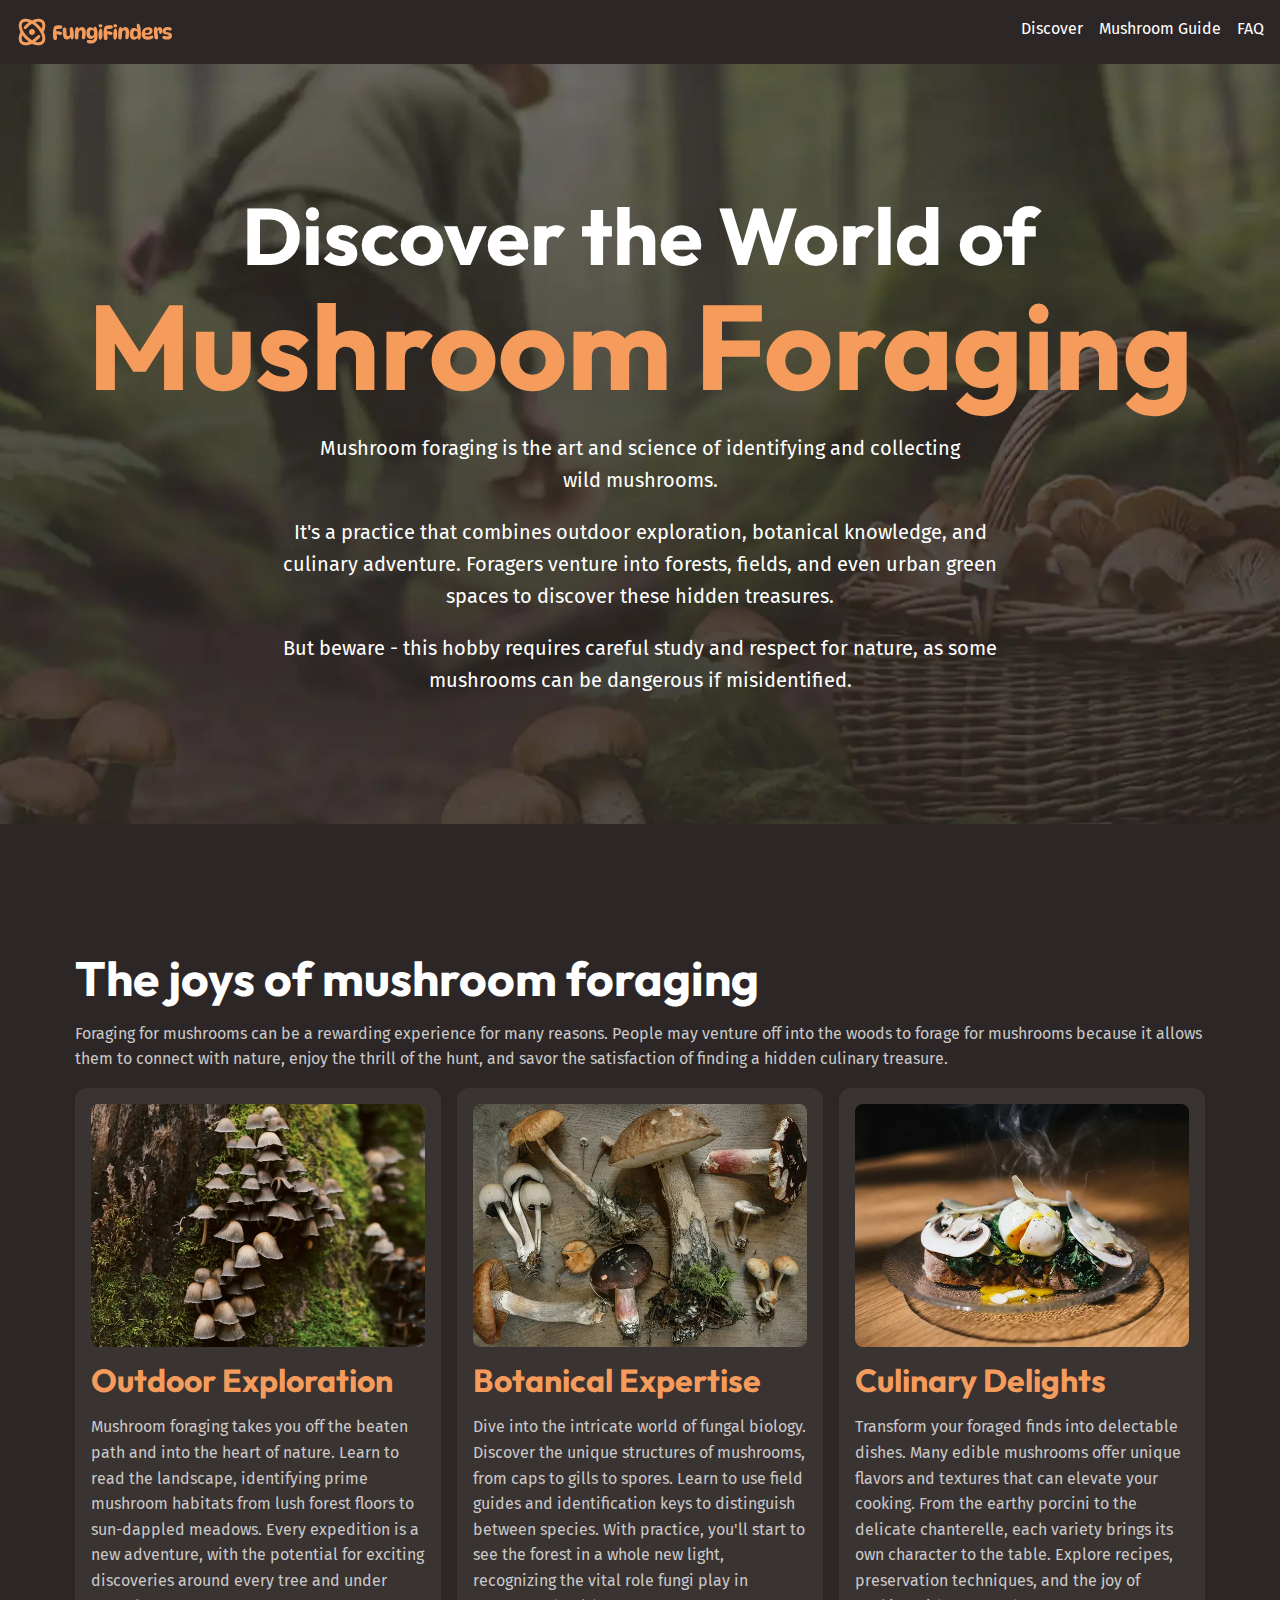
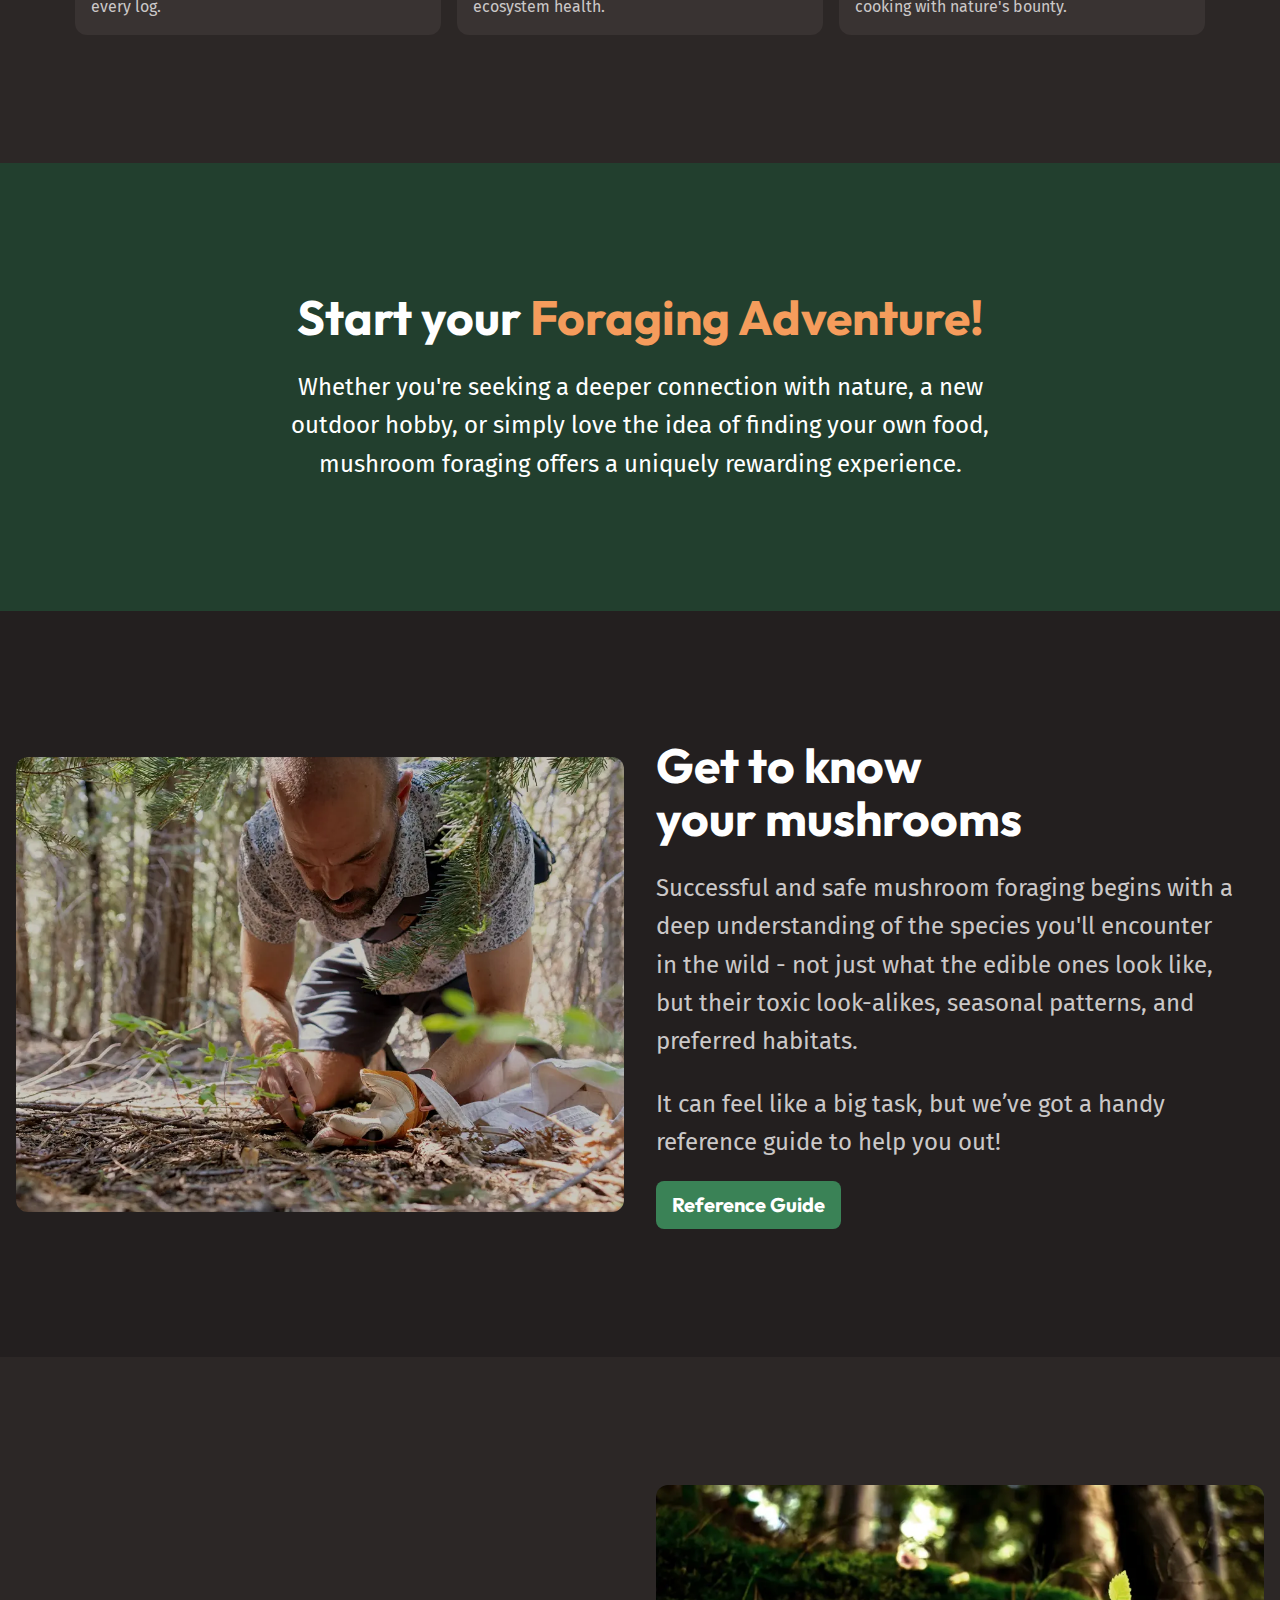
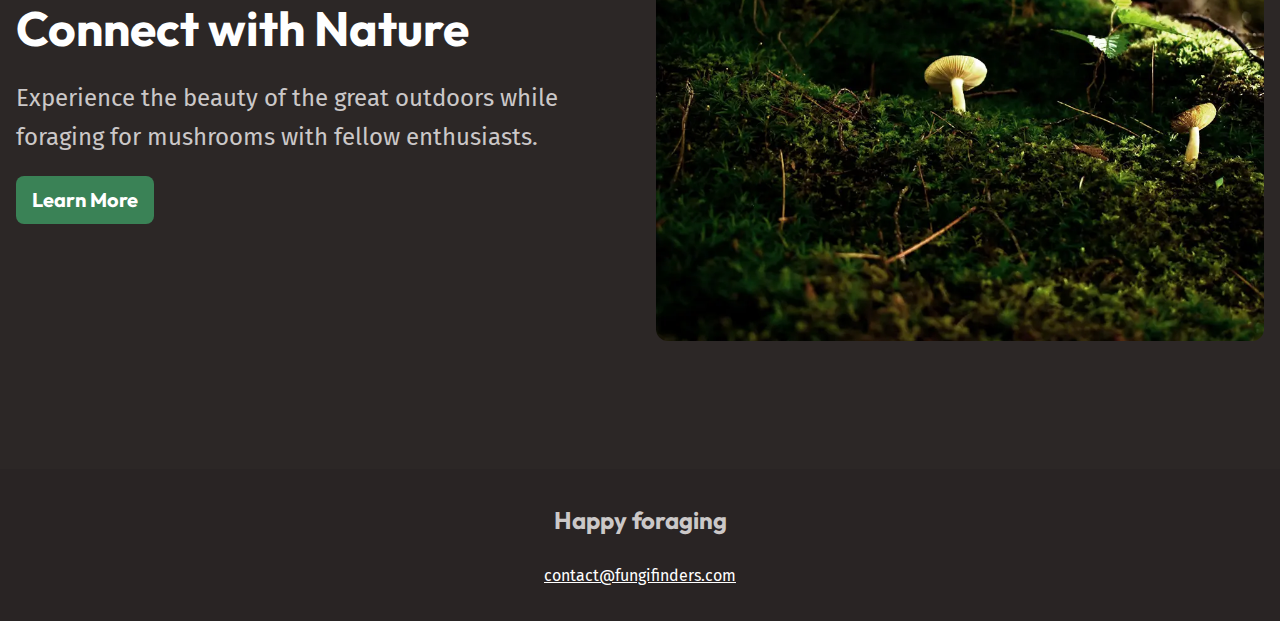
<file: index.html>
<!DOCTYPE html>
<html lang="en">
  <head>
    <meta charset="UTF-8" />
    <meta name="viewport" content="width=device-width, initial-scale=1.0" />
    <title>Fungi Finders</title>
    <link rel="preconnect" href="https://fonts.googleapis.com" />
    <link rel="preconnect" href="https://fonts.gstatic.com" crossorigin />
    <link
      href="https://fonts.googleapis.com/css2?family=Fira+Sans:wght@400;700&family=Outfit:wght@100..900&display=swap"
      rel="stylesheet"
    />
    <link href="style.css" rel="stylesheet" />
    <script src="/script.js" defer></script>
  </head>
  <body>
    <!-- skip to main content -->

    <a class="skip-to-main" href="#main">skip to main content</a>

    <!-- header -->

    <!-- 
      we can give it can class name of site-header, primary-header
      to make it different from other headers we gonna have inside
      the section.
    -->
    <header class="site-header">
      <div class="wrapper wrapper--wide">
        <div class="site-header__inner">
          <img src="/assets/fungi-finders.svg" alt="Fungi Finders" />
          <!-- 
          since we gonna have multiple nav on the page 
          -->

          <button aria-controls="primary-nav" aria-expanded="false">
            <span class="visually-hidden">Menu</span>
            <img src="/assets/hamburger.svg" alt="" />
          </button>
          <nav class="primary-navigation" id="primary-nav">
            <ul role="list">
              <li><a href="/">Discover</a></li>
              <li><a href="/mushroom-guide.html">Mushroom Guide</a></li>
              <li><a href="/mushroom-guide.html#faq">FAQ</a></li>
            </ul>
          </nav>
        </div>
      </div>
    </header>

    <!-- sections -->

    <main id="main">
      <!-- hero section -->
      <section class="hero flow section">
        <div class="wrapper">
          <h1 class="hero__title">
            Discover the World of <span>Mushroom Foraging</span>
          </h1>
        </div>

        <!-- Paragraphs -->
        <div class="wrapper wrapper--narrow">
          <div class="flow">
            <p>
              Mushroom foraging is the art and science of identifying and
              collecting wild mushrooms.
            </p>
            <p>
              It's a practice that combines outdoor exploration, botanical
              knowledge, and culinary adventure. Foragers venture into forests,
              fields, and even urban green spaces to discover these hidden
              treasures.
            </p>
            <p>
              But beware - this hobby requires careful study and respect for
              nature, as some mushrooms can be dangerous if misidentified.
            </p>
          </div>
        </div>
      </section>

      <!-- features -->
      <section class="section">
        <div class="wrapper flow">
          <div class="flow">
            <h2 class="section-title">The joys of mushroom foraging</h2>

            <p>
              Foraging for mushrooms can be a rewarding experience for many
              reasons. People may venture off into the woods to forage for
              mushrooms because it allows them to connect with nature, enjoy the
              thrill of the hunt, and savor the satisfaction of finding a hidden
              culinary treasure.
            </p>
          </div>
          <!-- three columns -->
          <div class="equal-columns">
            <div class="card">
              <img
                src="/assets/outdoor-exploration.webp"
                alt="Tightly grouped brown mushrooms growing up a mossy tree truck"
              />
              <h3 class="card__title">Outdoor Exploration</h3>
              <p>
                Mushroom foraging takes you off the beaten path and into the
                heart of nature. Learn to read the landscape, identifying prime
                mushroom habitats from lush forest floors to sun-dappled
                meadows. Every expedition is a new adventure, with the potential
                for exciting discoveries around every tree and under every log.
              </p>
            </div>
            <div class="card">
              <img
                src="/assets/botanical-expertise.webp"
                alt="Wild mushrooms on the table"
              />
              <h3 class="card__title">Botanical Expertise</h3>
              <p>
                Dive into the intricate world of fungal biology. Discover the
                unique structures of mushrooms, from caps to gills to spores.
                Learn to use field guides and identification keys to distinguish
                between species. With practice, you'll start to see the forest
                in a whole new light, recognizing the vital role fungi play in
                ecosystem health.
              </p>
            </div>
            <div class="card">
              <img
                src="/assets/culinary-delight.webp"
                alt="A plate of food mushroom on the top"
              />
              <h3 class="card__title">Culinary Delights</h3>
              <p>
                Transform your foraged finds into delectable dishes. Many edible
                mushrooms offer unique flavors and textures that can elevate
                your cooking. From the earthy porcini to the delicate
                chanterelle, each variety brings its own character to the table.
                Explore recipes, preservation techniques, and the joy of cooking
                with nature's bounty.
              </p>
            </div>
          </div>
        </div>
      </section>

      <section class="section background-accent text-center">
        <div class="wrapper wrapper--narrow">
          <div class="flow font-size-lg text-high-contrast">
            <h2 class="section-title">
              Start your <span class="text-brand">Foraging Adventure!</span>
            </h2>
            <p>
              Whether you're seeking a deeper connection with nature, a new
              outdoor hobby, or simply love the idea of finding your own food,
              mushroom foraging offers a uniquely rewarding experience.
            </p>
          </div>
        </div>
      </section>

      <section class="section background-extra-dark">
        <!-- two column -->
        <div class="wrapper wrapper--wide">
          <div
            class="equal-columns"
            data-columns-gap="large"
            data-columns-alignment="center"
          >
            <div>
              <img
                src="/assets/get-to-know.webp"
                alt="A man on his hands and knees harvesting a wild mushroom in the forest"
              />
            </div>
            <div class="flow font-size-lg">
              <h2 class="section-title">Get to know your mushrooms</h2>
              <p>
                Successful and safe mushroom foraging begins with a deep
                understanding of the species you'll encounter in the wild - not
                just what the edible ones look like, but their toxic
                look-alikes, seasonal patterns, and preferred habitats.
              </p>
              <p>
                It can feel like a big task, but we’ve got a handy reference
                guide to help you out!
              </p>
              <a class="button" href="#">
                <span class="visually-hidden">
                  Learn more about wild mushroom using our handy reference
                  guide.
                </span>
                Reference Guide</a
              >
            </div>
          </div>
        </div>
      </section>

      <section class="section">
        <div class="wrapper wrapper--wide">
          <!-- two column -->
          <div
            class="equal-columns"
            data-columns-gap="large"
            data-columns-alignment="center"
          >
            <div class="flow font-size-lg">
              <h2 class="section-title">Connect with Nature</h2>
              <p>
                Experience the beauty of the great outdoors while foraging for
                mushrooms with fellow enthusiasts.
              </p>
              <a class="button" href="#"
                >Learn More
                <span class="visually-hidden"
                  >about the different types of mushroom using our handy
                  mushroom guide.</span
                >
              </a>
            </div>
            <div>
              <img
                src="/assets/nature.webp"
                alt="A small white mushroom growing on a mossy forest floor"
              />
            </div>
          </div>
        </div>
      </section>

      <footer class="site-footer">
        <p class="site-footer__title">Happy foraging</p>
        <a href="mailto:contact@fungifinders.com">contact@fungifinders.com</a>
        <!-- site footer goes here -->
      </footer>
    </main>
  </body>
</html>
</file>
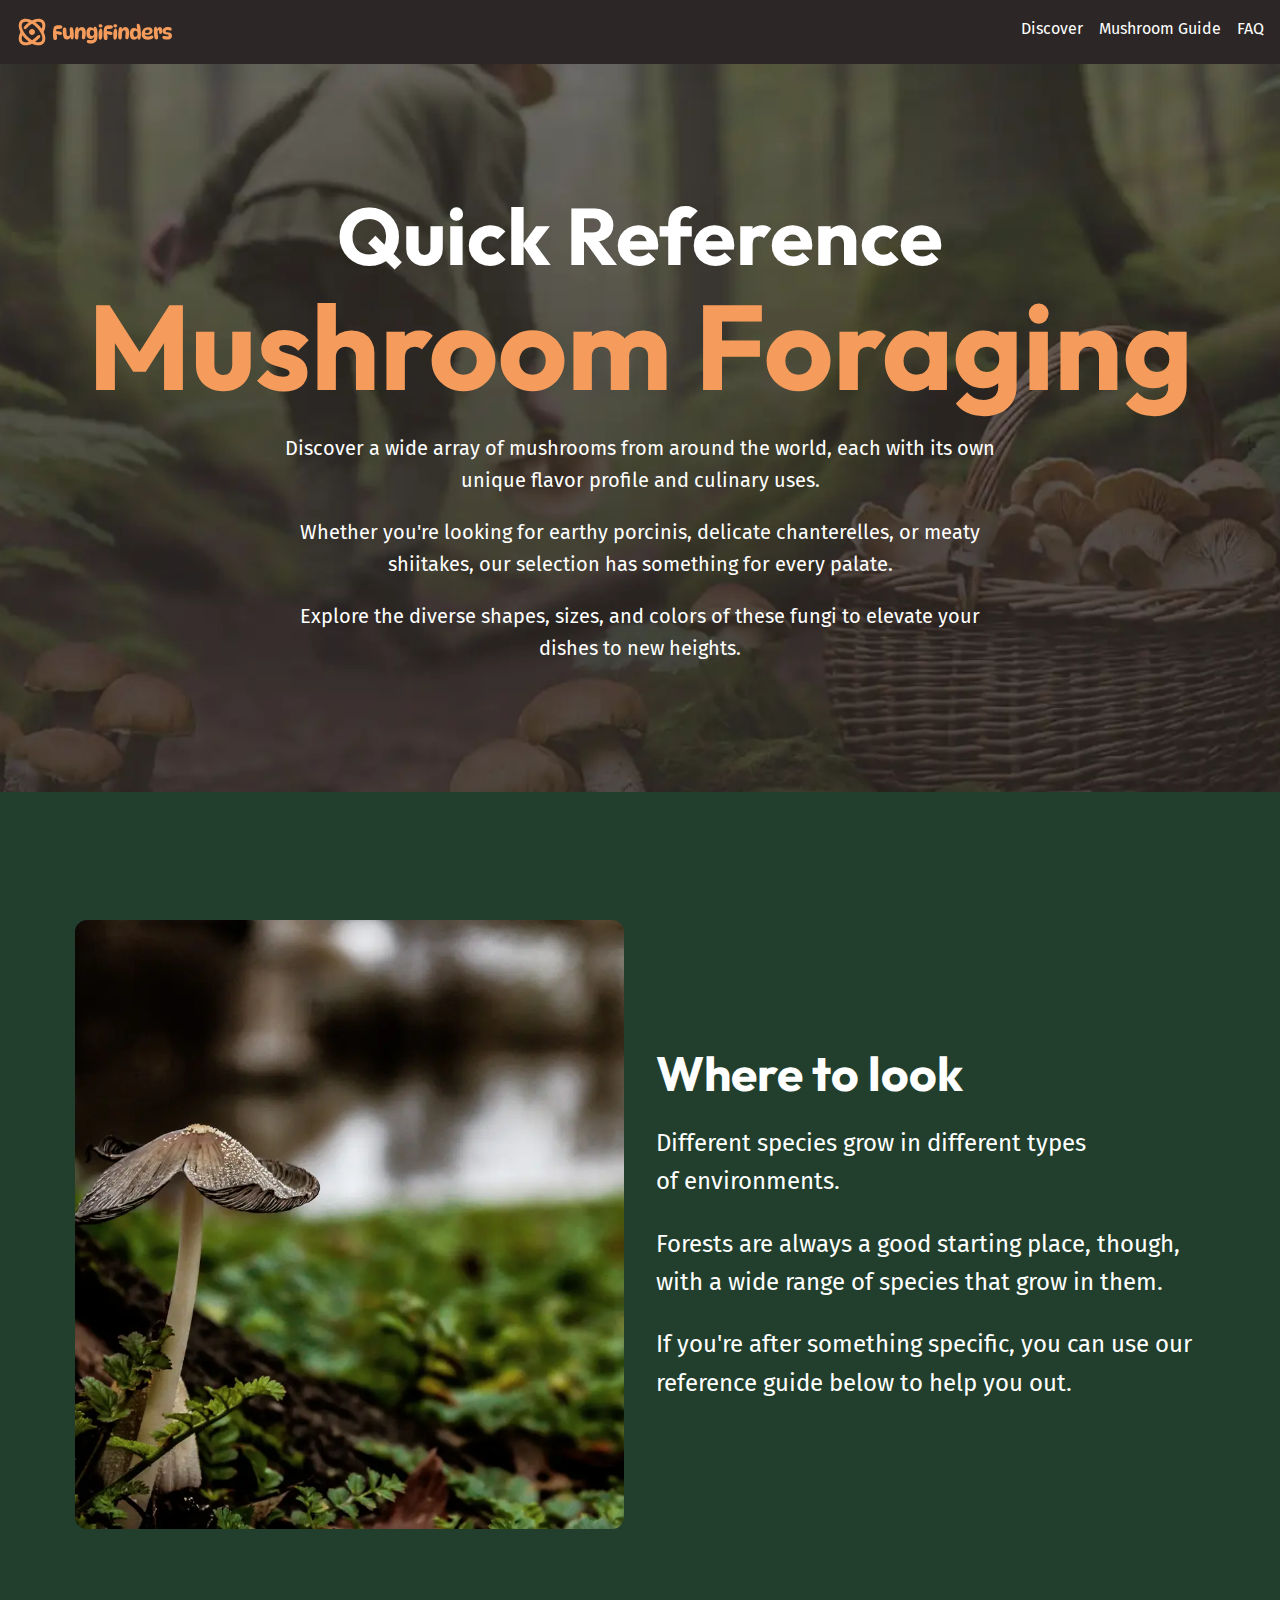
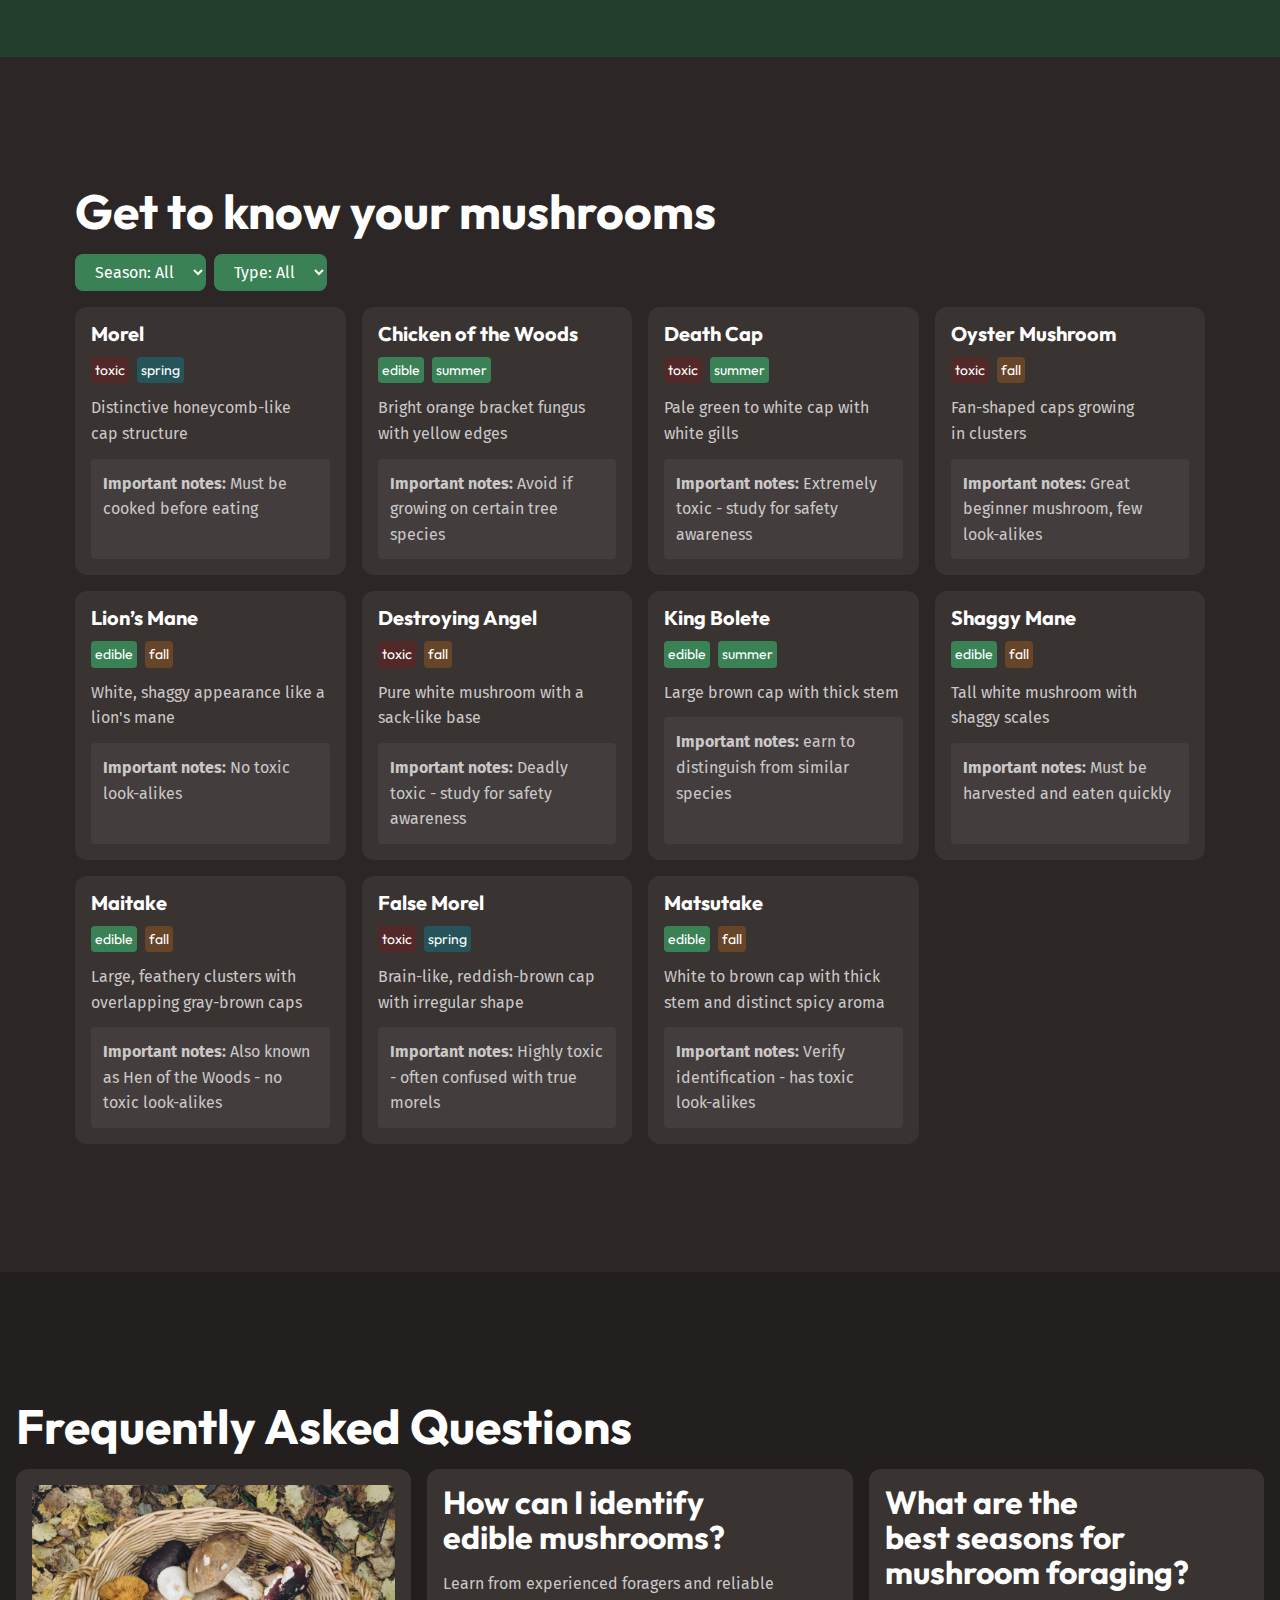
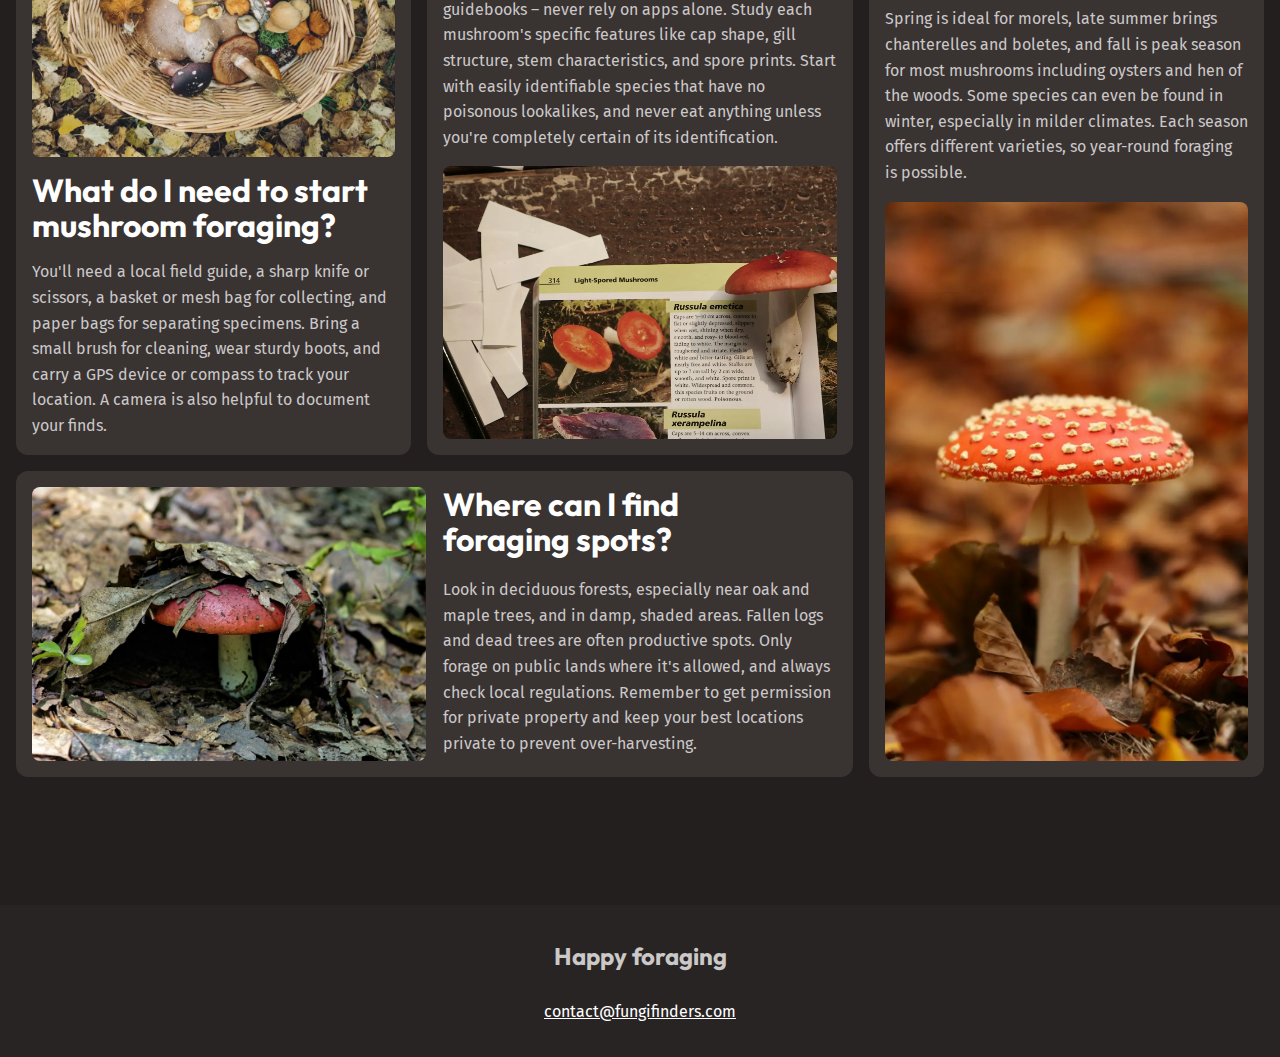
<file: mushroom-guide.html>
<!DOCTYPE html>
<html lang="en">
  <head>
    <meta charset="UTF-8" />
    <meta name="viewport" content="width=device-width, initial-scale=1.0" />
    <title>Fungi Finders</title>
    <link rel="preconnect" href="https://fonts.googleapis.com" />
    <link rel="preconnect" href="https://fonts.gstatic.com" crossorigin />
    <link
      href="https://fonts.googleapis.com/css2?family=Fira+Sans:wght@400;700&family=Outfit:wght@100..900&display=swap"
      rel="stylesheet"
    />
    <link href="style.css" rel="stylesheet" />
    <script src="/script.js" defer></script>
    <script src="/mushroom-filter.js" defer></script>
  </head>
  <body>
    <!-- skip to main content -->

    <a class="skip-to-main" href="#main">skip to main content</a>

    <!-- header -->

    <!-- 
      we can give it can class name of site-header, primary-header
      to make it different from other headers we gonna have inside
      the section.
    -->
    <header class="site-header">
      <div class="wrapper wrapper--wide">
        <div class="site-header__inner">
          <img src="/assets/fungi-finders.svg" alt="Fungi Finders" />
          <!-- 
          since we gonna have multiple nav on the page 
          -->

          <button aria-controls="primary-nav" aria-expanded="false">
            <span class="visually-hidden">Menu</span>
            <img src="/assets/hamburger.svg" alt="" />
          </button>
          <nav class="primary-navigation" id="primary-nav">
            <ul role="list">
              <li><a href="/">Discover</a></li>
              <li><a href="/mushroom-guide.html">Mushroom Guide</a></li>
              <li><a href="/mushroom-guide.html#faq">FAQ</a></li>
            </ul>
          </nav>
        </div>
      </div>
    </header>

    <!-- sections -->

    <main id="main">
      <!-- hero section -->
      <section class="hero flow section">
        <div class="wrapper">
          <h1 class="hero__title">
            Quick Reference <span>Mushroom Foraging</span>
          </h1>
        </div>

        <!-- Paragraphs -->
        <div class="wrapper wrapper--narrow">
          <div class="flow">
            <p>
              Discover a wide array of mushrooms from around the world, each
              with its own unique flavor profile and culinary uses.
            </p>
            <p>
              Whether you're looking for earthy porcinis, delicate chanterelles,
              or meaty shiitakes, our selection has something for every palate.
            </p>
            <p>
              Explore the diverse shapes, sizes, and colors of these fungi to
              elevate your dishes to new heights.
            </p>
          </div>
        </div>
      </section>

      <!-- where to look section -->
      <section class="section background-accent">
        <div class="wrapper">
          <div
            class="equal-columns"
            data-columns-alignment="center"
            data-columns-gap="large"
          >
            <div>
              <img
                src="/assets/where-to-look.webp"
                alt="A white mushroom with the large cap growing on the forest floor"
              />
            </div>
            <div class="flow font-size-lg text-high-contrast">
              <h2 class="section-title">Where to look</h2>
              <p>Different species grow in different types of environments.</p>
              <p>
                Forests are always a good starting place, though, with a wide
                range of species that grow in them.
              </p>
              <p>
                If you're after something specific, you can use our reference
                guide below to help you out.
              </p>
            </div>
          </div>
        </div>
      </section>

      <section class="mushroom-guide section">
        <div class="wrapper flow">
          <h2 class="section-title">Get to know your mushrooms</h2>
          <div class="flex-group">
            <select name="season" id="season" hidden>
              <option value="all">Season: All</option>
              <option value="spring">Spring</option>
              <option value="summer">Summer</option>
              <option value="fall">Fall</option>
            </select>
            <select name="edible" id="edible" hidden>
              <option value="all">Type: All</option>
              <option value="edible">Edible</option>
              <option value="toxic">Toxic</option>
            </select>
          </div>
          <!-- grid of mushrooms cards -->
          <div class="grid-auto-fill">
            <!-- 12 cards -->
            <div class="card" hidden>
              <h3 class="card__title">Chanterelle</h3>
              <ul
                class="tag-list"
                role="list"
                aria-label="Mushroom Characteristic"
              >
                <li data-edible="edible">
                  <span class="visually-hidden"> This mushroom is </span>
                  edible
                </li>
                <li data-season="summer">
                  <span class="visually-hidden">
                    Best season to harvest this mushroom is
                  </span>
                  summer
                </li>
              </ul>
              <p>Golden-yellow, funnel-shaped mushroom with false gills</p>
              <div class="card__note">
                <strong>Important notes: </strong>
                Has toxic look-alikes - learn proper identification
              </div>
            </div>
            <div class="card">
              <h3 class="card__title">Morel</h3>
              <ul
                class="tag-list"
                role="list"
                aria-label="Mushroom Characteristic"
              >
                <li data-edible="toxic">
                  <span class="visually-hidden"> This mushroom is </span>
                  toxic
                </li>
                <li data-season="spring">
                  <span class="visually-hidden">
                    Best season to harvest this mushroom is
                  </span>
                  spring
                </li>
              </ul>
              <p>Distinctive honeycomb-like cap structure</p>
              <div class="card__note">
                <strong>Important notes: </strong>
                Must be cooked before eating
              </div>
            </div>

            <div class="card">
              <h3 class="card__title">Chicken of the Woods</h3>
              <ul
                class="tag-list"
                role="list"
                aria-label="Mushroom Characteristic"
              >
                <li data-edible="edible">
                  <span class="visually-hidden"> This mushroom is </span>
                  edible
                </li>
                <li data-season="summer">
                  <span class="visually-hidden">
                    Best season to harvest this mushroom is
                  </span>
                  summer
                </li>
              </ul>
              <p>Bright orange bracket fungus with yellow edges</p>
              <div class="card__note">
                <strong>Important notes: </strong>
                Avoid if growing on certain tree species
              </div>
            </div>

            <div class="card">
              <h3 class="card__title">Death Cap</h3>
              <ul
                class="tag-list"
                role="list"
                aria-label="Mushroom Characteristic"
              >
                <li data-edible="toxic">
                  <span class="visually-hidden"> This mushroom is </span>
                  toxic
                </li>
                <li data-season="summer">
                  <span class="visually-hidden">
                    Best season to harvest this mushroom is
                  </span>
                  summer
                </li>
              </ul>
              <p>Pale green to white cap with white gills</p>
              <div class="card__note">
                <strong>Important notes: </strong>
                Extremely toxic - study for safety awareness
              </div>
            </div>

            <div class="card">
              <h3 class="card__title">Oyster Mushroom</h3>
              <ul
                class="tag-list"
                role="list"
                aria-label="Mushroom Characteristic"
              >
                <li data-edible="toxic">
                  <span class="visually-hidden"> This mushroom is </span>
                  toxic
                </li>
                <li data-season="fall">
                  <span class="visually-hidden">
                    Best season to harvest this mushroom is
                  </span>
                  fall
                </li>
              </ul>
              <p>Fan-shaped caps growing in clusters</p>
              <div class="card__note">
                <strong>Important notes: </strong>
                Great beginner mushroom, few look-alikes
              </div>
            </div>

            <div class="card">
              <h3 class="card__title">Lion’s Mane</h3>
              <ul
                class="tag-list"
                role="list"
                aria-label="Mushroom Characteristic"
              >
                <li data-edible="edible">
                  <span class="visually-hidden"> This mushroom is </span>
                  edible
                </li>
                <li data-season="fall">
                  <span class="visually-hidden">
                    Best season to harvest this mushroom is
                  </span>
                  fall
                </li>
              </ul>
              <p>White, shaggy appearance like a lion's mane</p>
              <div class="card__note">
                <strong>Important notes: </strong>
                No toxic look-alikes
              </div>
            </div>

            <div class="card">
              <h3 class="card__title">Destroying Angel</h3>
              <ul
                class="tag-list"
                role="list"
                aria-label="Mushroom Characteristic"
              >
                <li data-edible="toxic">
                  <span class="visually-hidden"> This mushroom is </span>
                  toxic
                </li>
                <li data-season="fall">
                  <span class="visually-hidden">
                    Best season to harvest this mushroom is
                  </span>
                  fall
                </li>
              </ul>
              <p>Pure white mushroom with a sack-like base</p>
              <div class="card__note">
                <strong>Important notes: </strong>
                Deadly toxic - study for safety awareness
              </div>
            </div>

            <div class="card">
              <h3 class="card__title">King Bolete</h3>
              <ul
                class="tag-list"
                role="list"
                aria-label="Mushroom Characteristic"
              >
                <li data-edible="edible">
                  <span class="visually-hidden"> This mushroom is </span>
                  edible
                </li>
                <li data-season="summer">
                  <span class="visually-hidden">
                    Best season to harvest this mushroom is
                  </span>
                  summer
                </li>
              </ul>
              <p>Large brown cap with thick stem</p>
              <div class="card__note">
                <strong>Important notes: </strong>
                earn to distinguish from similar species
              </div>
            </div>

            <div class="card">
              <h3 class="card__title">Shaggy Mane</h3>
              <ul
                class="tag-list"
                role="list"
                aria-label="Mushroom Characteristic"
              >
                <li data-edible="edible">
                  <span class="visually-hidden"> This mushroom is </span>
                  edible
                </li>
                <li data-season="fall">
                  <span class="visually-hidden">
                    Best season to harvest this mushroom is
                  </span>
                  fall
                </li>
              </ul>
              <p>Tall white mushroom with shaggy scales</p>
              <div class="card__note">
                <strong>Important notes: </strong>
                Must be harvested and eaten quickly
              </div>
            </div>

            <div class="card">
              <h3 class="card__title">Maitake</h3>
              <ul
                class="tag-list"
                role="list"
                aria-label="Mushroom Characteristic"
              >
                <li data-edible="edible">
                  <span class="visually-hidden"> This mushroom is </span>
                  edible
                </li>
                <li data-season="fall">
                  <span class="visually-hidden">
                    Best season to harvest this mushroom is
                  </span>
                  fall
                </li>
              </ul>
              <p>Large, feathery clusters with overlapping gray-brown caps</p>
              <div class="card__note">
                <strong>Important notes: </strong>
                Also known as Hen of the Woods - no toxic look-alikes
              </div>
            </div>

            <div class="card">
              <h3 class="card__title">False Morel</h3>
              <ul
                class="tag-list"
                role="list"
                aria-label="Mushroom Characteristic"
              >
                <li data-edible="toxic">
                  <span class="visually-hidden"> This mushroom is </span>
                  toxic
                </li>
                <li data-season="spring">
                  <span class="visually-hidden">
                    Best season to harvest this mushroom is
                  </span>
                  spring
                </li>
              </ul>
              <p>Brain-like, reddish-brown cap with irregular shape</p>
              <div class="card__note">
                <strong>Important notes: </strong>
                Highly toxic - often confused with true morels
              </div>
            </div>

            <div class="card">
              <h3 class="card__title">Matsutake</h3>
              <ul
                class="tag-list"
                role="list"
                aria-label="Mushroom Characteristic"
              >
                <li data-edible="edible">
                  <span class="visually-hidden"> This mushroom is </span>
                  edible
                </li>
                <li data-season="fall">
                  <span class="visually-hidden">
                    Best season to harvest this mushroom is
                  </span>
                  fall
                </li>
              </ul>
              <p>White to brown cap with thick stem and distinct spicy aroma</p>
              <div class="card__note">
                <strong>Important notes: </strong>
                Verify identification - has toxic look-alikes
              </div>
            </div>
          </div>
          <div class="no-matches" hidden>No matches for these filters</div>
        </div>
      </section>

      <!-- faq -->
      <section id="faq" class="section background-extra-dark">
        <div class="wrapper wrapper--wide flow">
          <h2 class="section-title">Frequently Asked Questions</h2>
          <div class="faq-bento">
            <div class="card">
              <img
                src="/assets/start-foraging.webp"
                alt="A basket full of mushrooms"
              />
              <h3 class="card__title">
                What do I need to start mushroom foraging?
              </h3>
              <p>
                You'll need a local field guide, a sharp knife or scissors, a
                basket or mesh bag for collecting, and paper bags for separating
                specimens. Bring a small brush for cleaning, wear sturdy boots,
                and carry a GPS device or compass to track your location. A
                camera is also helpful to document your finds.
              </p>
            </div>
            <div class="card">
              <img
                src="/assets/identify-mushrooms.webp"
                alt="A mushroom on top of a book, showing the information about that mushroom"
              />
              <h3 class="card__title">How can I identify edible mushrooms?</h3>
              <p>
                Learn from experienced foragers and reliable guidebooks – never
                rely on apps alone. Study each mushroom's specific features like
                cap shape, gill structure, stem characteristics, and spore
                prints. Start with easily identifiable species that have no
                poisonous lookalikes, and never eat anything unless you're
                completely certain of its identification.
              </p>
            </div>
            <div class="card">
              <img
                src="/assets/where-to-find.webp"
                alt="A mushroom with a red cap, poking our from a pile of leaves"
              />
              <h3 class="card__title">Where can I find foraging spots?</h3>
              <p>
                Look in deciduous forests, especially near oak and maple trees,
                and in damp, shaded areas. Fallen logs and dead trees are often
                productive spots. Only forage on public lands where it's
                allowed, and always check local regulations. Remember to get
                permission for private property and keep your best locations
                private to prevent over-harvesting.
              </p>
            </div>
            <div class="card">
              <img
                src="/assets/best-seasons.webp"
                alt="A red capped mushroom with white dots on it, growing out of a leafy forest"
              />
              <h3 class="card__title">
                What are the best seasons for mushroom foraging?
              </h3>
              <p>
                Spring is ideal for morels, late summer brings chanterelles and
                boletes, and fall is peak season for most mushrooms including
                oysters and hen of the woods. Some species can even be found in
                winter, especially in milder climates. Each season offers
                different varieties, so year-round foraging is possible.
              </p>
            </div>
          </div>
        </div>
      </section>

      <footer class="site-footer">
        <p class="site-footer__title">Happy foraging</p>
        <a href="mailto:contact@fungifinders.com">contact@fungifinders.com</a>
        <!-- site footer goes here -->
      </footer>
    </main>
  </body>
</html>
</file>
<file: style.css>
/* TAKE AWAY: 
- utility vs traditional approach 
- Don't be dogmatic
- finding a balance
*/

/* 
 1. RESETTING YOUR CSS
 2. Layering
    @layer a, b, ...
 3. Design System
*/

@view-transition {
  navigation: auto;
}

/* 
- old -> new
::view-transition-group(root) {
  animation-duration: 1s;
} */

@layer reset {
  *,
  *::before,
  *::after {
    box-sizing: border-box;
  }

  html {
    -moz-text-size-adjust: none;
    -webkit-text-size-adjust: none;
    text-size-adjust: none;
  }

  body,
  h1,
  h2,
  h3,
  h4,
  p,
  figure,
  blockquote,
  dl,
  dd {
    margin: 0;
  }

  [role="list"] {
    list-style: none;
    margin: 0;
    padding: 0;
  }

  body {
    min-block-size: 100vh;
    line-height: 1.6;
  }

  h1,
  h2,
  h3,
  button,
  input,
  label {
    line-height: 1.1;
  }

  h1,
  h2,
  h3,
  h4 {
    text-wrap: balance;
  }

  p,
  li {
    text-wrap: pretty;
  }

  img,
  picture {
    max-inline-size: 100%;
    display: block;
  }

  input,
  button,
  textarea,
  select {
    font: inherit;
  }
}

@layer base {
  /* design primitives */
  :root {
    --clr-white: hsl(0, 0%, 100%);

    --clr-primary: hsl(25, 88%, 66%);
    --clr-primary-light: hsl(25, 88%, 54%);

    --clr-brown-1: rgb(66, 61, 60);

    --clr-green-400: hsl(143, 19%, 49%);
    --clr-green-500: hsl(143, 38%, 37%);
    --clr-green-600: hsl(145, 29%, 19%);

    --clr-white: hsl(0, 0%, 100%);
    --clr-gray-100: hsl(0, 2%, 79%);

    --clr-brand-400: hsl(25, 88%, 75%);
    --clr-brand-500: hsl(25, 88%, 66%);

    --clr-green-400: hsl(143, 19%, 49%);
    --clr-green-500: hsl(143, 38%, 37%);
    --clr-green-600: hsl(145, 29%, 19%);

    --clr-brown-500: hsl(10, 5%, 25%);
    --clr-brown-600: hsl(9, 7%, 21%);
    --clr-brown-700: hsl(9, 8%, 16%);
    --clr-brown-800: hsl(0, 6%, 15%);
    --clr-brown-900: hsl(0, 6%, 13%);

    --clr-orange-500: hsl(28, 43%, 28%);
    --clr-red-500: hsl(359, 34%, 24%);
    --clr-teal-500: hsl(186, 42%, 25%);

    --ff-heading: "Outfit", sans-serif;
    --ff-body: "Fira Sans", sans-serif;

    --fs-300: 0.875rem;
    --fs-400: 1rem;
    --fs-500: 1.125rem;
    --fs-600: 1.25rem;
    --fs-700: 1.5rem;
    --fs-800: 2rem;
    --fs-900: 3.75rem;
    --fs-1000: 3.75rem;

    @media (width > 760px) {
      --fs-300: 0.875rem;
      --fs-400: 1rem;
      --fs-500: 1.25rem;
      --fs-600: 1.5rem;
      --fs-700: 2rem;
      --fs-800: 3rem;
      --fs-900: 5rem;
      --fs-1000: 7.5rem;
    }
  }

  /* semantic layer */
  :root {
    --text-main: var(--clr-gray-100);
    --text-high-contrast: var(--clr-white);
    --text-brand: var(--clr-brand-500);
    --text-brand-light: var(--clr-brand-400);

    --background-accent-light: var(--clr-green-400);
    --background-accent-main: var(--clr-green-500);
    --background-accent-dark: var(--clr-green-600);

    --background-extra-light: var(--clr-brown-500);
    --background-light: var(--clr-brown-600);
    --background-main: var(--clr-brown-700);
    --background-dark: var(--clr-brown-800);
    --background-extra-dark: var(--clr-brown-900);

    --font-size-heading-sm: var(--fs-700);
    --font-size-heading-regular: var(--fs-800);
    --font-size-heading-lg: var(--fs-900);
    --font-size-heading-xl: var(--fs-1000);

    --font-size-sm: var(--fs-300);
    --font-size-regular: var(--fs-400);
    --font-size-md: var(--fs-500);
    --font-size-lg: var(--fs-600);

    --border-radius-1: 0.25rem;
    --border-radius-2: 0.5rem;
    --border-radius-3: 0.75rem;
  }

  html {
    font-family: var(--ff-body);
    line-height: 1.6;
    /* optional */
    scroll-padding-block: 5svh;
  }

  /*
    for specific element which is being scroll to
    #faq {
      scroll-margin: 10rem;
    }
  */

  @media (prefers-reduced-motion: no-preference) {
    html {
      scroll-behavior: smooth;
    }
  }

  body {
    font-size: var(--font-size-regular);
    color: var(--text-main);
    background-color: var(--background-main);
  }

  h1,
  h2,
  h3,
  h4 {
    font-family: var(--ff-heading);
    color: var(--text-high-contrast);
  }

  /* popular technique: h1, .h1 */
  h1 {
    font-size: var(--font-size-heading-lg);
  }

  a {
    color: var(--text-high-contrast);
  }

  /* see :focus vs :focus-visible */
  a:hover,
  a:focus-visible {
    color: var(--text-brand-light);
  }

  img {
    border-radius: var(--border-radius-3);
  }
}

@layer layout {
  .flex-group {
    display: flex;
    flex-wrap: wrap;
    gap: var(--flex-group-gap, 0.5rem);
  }

  /* not(:first-child) | where(not(:first-child)) */
  .flow > * + * {
    --flow-space: 1em;
    margin-top: var(--flow-space);
  }

  .grid-flow {
    --grid-flow-space: 1rem;
    display: grid;
    gap: var(--grid-flow-space);
  }

  .wrapper {
    /* locally scoped custom properties */

    --wrapper-max-width: 1130px;
    --wrapper-padding: 1rem;

    max-width: var(--wrapper-max-width);
    /*  
      inline only add margin to left & right
    */
    margin-inline: auto;
    padding-inline: var(--wrapper-padding);
    /* opinionated approach */
    box-sizing: content-box;

    /* &[data-width="wide"] { ... } */
  }

  /* 
    Another approach
    .wrapper[data-width="wide"] { ... }
  */

  /* Modifier classes */
  .wrapper--wide {
    --wrapper-max-width: 1330px;
  }

  .wrapper--narrow {
    --wrapper-max-width: 720px;
  }

  .section {
    /* only gonna add padding top and bottom */
    --section-padding: 3.75rem;
    padding-block: var(--section-padding);

    @media (width > 760px) {
      --section-padding: 8rem;

      &[data-padding="compact"] {
        --section-padding: 4.5rem;
      }
    }
  }

  .equal-columns {
    display: grid;

    gap: var(--equal-columns-gap, 1rem);

    align-items: var(--equal-columns-vertical-align, stretch);

    @media (width > 760px) {
      grid-auto-flow: column;
      grid-auto-columns: 1fr;
    }

    &[data-columns-gap="large"] {
      --equal-columns-gap: 2rem;
    }

    &[data-columns-alignment="center"] {
      --equal-columns-vertical-align: center;
    }
  }

  .grid-auto-fill {
    --auto-fit-min-col-size: 250px;
    display: grid;
    gap: 1rem;
    /* auto fit vs auto fill */
    grid-template-columns: repeat(
      auto-fill,
      minmax(min(var(--auto-fit-min-col-size), 100%), 1fr)
    );
  }

  /* flex box version */
  /* .flex-equal-columns {
    display: flex;
    > * {
      flex: 1;
    }
  } */
}

@layer components {
  .skip-to-main:not(:focus) {
    clip: rect(0 0 0 0);
    clip-path: inset(50%);
    height: 1px;
    width: 1px;
    overflow: hidden;
    position: absolute;
    white-space: nowrap;
  }

  .skip-to-main {
    position: absolute;
    padding: 1rem;
    background-color: var(--background-accent-dark);
  }

  /* Intrinsic layout: avoid media query and let browser handle responsiveness */
  .site-header {
    padding-block: 1rem;
    overflow-x: clip;
    /* overflow-clip-margin */
    position: relative;
  }

  .site-header__inner {
    display: flex;
    justify-content: space-between;
    flex-wrap: wrap;
    gap: 0.5rem 1rem;
  }

  [aria-controls="primary-nav"] {
    z-index: 100;
    background-color: transparent;
    border: 0;
    cursor: pointer;

    img {
      border-radius: 0;
    }
  }

  [aria-controls="primary-nav"] {
    display: none;
  }

  .primary-navigation {
    ul {
      display: flex;
      flex-wrap: wrap;
      gap: 0.5rem 1rem;
    }

    a {
      text-decoration: none;
    }

    @media (width < 760px) {
      & {
        display: none;
        opacity: 0;
        transition: opacity 450ms, display 500ms, translate 500ms;
        transition-behavior: allow-discrete;
        translate: 100% 0;

        padding: 1.5rem;
        position: absolute;
        z-index: 10;
        top: 0;
        right: 0;
        background-color: var(--background-accent-main);
        font-weight: 700;
        font-family: var(--ff-heading);
        border-radius: 0 0 0 var(--border-radius-2);
      }

      ul {
        gap: 0;
        flex-direction: column;
      }

      li {
        --delay: 400ms;
        translate: 50%;
        transition: translate 400ms var(--delay), opacity 400ms var(--delay);
      }

      li:nth-child(2) {
        --delay: 500ms;
      }

      li:nth-child(3) {
        --delay: 600ms;
      }

      li + li {
        border-top: 2px solid var(--background-accent-light);
        margin-block-start: 1rem;
        padding-block-start: 1rem;
      }
    }
  }

  @media (width < 760px) {
    /* handle toggle */
    [aria-expanded="true"] + .primary-navigation {
      display: block !important;
      opacity: 1;
      translate: 0 0;

      @starting-style {
        opacity: 0;
        translate: 0 -100%;
      }

      li {
        translate: 0 0;
        opacity: 1;

        @starting-style {
          opacity: 0;
          translate: 50% 0;
        }
      }
    }

    [aria-controls="primary-nav"] {
      display: block;
    }
  }

  .hero {
    text-align: center;
    font-size: var(--font-size-md);
    color: var(--text-high-contrast);
    background-image: url(/assets/hero.webp);
    background-repeat: no-repeat;
    background-size: cover;
    background-position: center;

    /* ✨ Animation Guide */

    /* forwards */
    /* animation: fade-out both; */
    /* scroll() or view() */
    /* animation-timeline: view(); */
    /* animation-range-start: exit; */
  }

  .hero__title {
    font-size: var(--font-size-heading-lg);

    span {
      font-size: var(--font-size-heading-xl);
      color: var(--text-brand);
      display: block;
    }
  }

  .mushroom-guide {
    /* cards overrides */
    --card-title-font-size: var(--font-size-md);
    --card-title-color: var(--text-high-contrast);
    --card-gap: 0.75rem;
  }

  .card__note {
    background-color: var(--background-extra-light);
    border-radius: var(--border-radius-1);
    padding: 0.75rem;
    flex: 1;
  }

  .card {
    display: flex;
    flex-direction: column;
    gap: var(--card-gap, 1rem);
    padding: 1rem;
    background-color: var(--background-light);
    border-radius: var(--border-radius-3);
    img {
      border-radius: var(--border-radius-2);
    }
  }

  .card__title {
    font-size: var(--card-title-font-size, var(--font-size-heading-sm));
    color: var(--card-title-color, var(--text-brand));
  }

  .tag-list {
    display: flex;
    gap: 0.5rem;
    flex-wrap: wrap;

    li {
      padding: 0.125rem 0.25rem;
      background-color: var(--tag-bg, red);
      color: var(--text-high-contrast);
      font-size: var(--font-size-sm);
      font-family: var(--ff-heading);
      border-radius: var(--border-radius-1);
    }

    [data-edible="edible"] {
      --tag-bg: var(--background-accent-main);
    }

    [data-edible="toxic"] {
      --tag-bg: var(--clr-red-500);
    }

    [data-season="summer"] {
      --tag-bg: var(--background-accent-main);
    }

    [data-season="spring"] {
      --tag-bg: var(--clr-teal-500);
    }

    [data-season="fall"] {
      --tag-bg: var(--clr-orange-500);
    }
  }

  .button {
    display: inline-flex;
    padding: 0.5rem 1rem;
    font-size: var(--font-size-md);
    background: var(--background-accent-main);
    font-family: var(--ff-heading);
    font-weight: 700;
    text-decoration: none;
    cursor: pointer;
    border-radius: var(--border-radius-2);
  }

  select {
    padding: 0.5rem 1rem;
    background-color: var(--background-accent-main);
    border: 0;
    color: var(--text-high-contrast);
    border-radius: var(--border-radius-2);
  }

  .button:hover,
  .button:focus-visible {
    color: var(--text-high-contrast);
    background-color: var(--background-accent-light);
  }

  .site-footer {
    background-color: var(--background-dark);
    text-align: center;
    padding-block: 2rem;
    display: grid;
    gap: 1.5rem;

    a {
      color: var(--text-high-contrast);
    }

    a:hover,
    a:focus-visible {
      color: var(--text-brand-light);
    }
  }

  .site-footer__title {
    font-size: var(--font-size-lg);
    font-family: var(--ff-heading);
    font-weight: 700;
  }

  .faq-bento {
    display: grid;
    gap: 1rem;

    grid-template-areas:
      "card-one"
      "card-two"
      "card-three"
      "card-four";

    /* card override */
    --card-title-color: var(--text-high-contrast);

    @media (width > 600px) {
      grid-template-areas:
        "card-one   card-two"
        "card-three card-four";
    }

    @media (width > 900px) {
      grid-template-areas:
        "card-one   card-two    card-four"
        "card-three card-three   card-four";
    }

    .card > img {
      height: 100%;
      object-fit: cover;

      /* object-position: center center; */
    }

    @media (width > 600px) {
      .card:nth-child(even) > img {
        order: 3;
      }
    }

    > :nth-child(1) {
      grid-area: card-one;
    }

    > :nth-child(2) {
      grid-area: card-two;
    }

    > :nth-child(3) {
      grid-area: card-three;

      @media (width > 900px) {
        display: grid;
        gap: 1rem;
        grid-template-columns: 1fr 1fr;

        img {
          grid-column: 1/2;
          grid-row: 1/3;
        }
      }
    }

    > :nth-child(4) {
      grid-area: card-four;
    }
  }
}

@layer utilities {
  .resizing * {
    transition: none !important;
    animation: none !important;
  }

  [hidden] {
    display: none;
  }

  .visually-hidden {
    clip: rect(0 0 0 0);
    clip-path: inset(50%);
    height: 1px;
    width: 1px;
    overflow: hidden;
    position: absolute;
    white-space: nowrap;
  }

  .text-center {
    text-align: center;
  }

  .text-brand {
    color: var(--text-brand);
  }
  .text-high-contrast {
    color: var(--text-high-contrast);
  }

  .section-title {
    font-size: var(--font-size-heading-regular);
  }

  .background-base {
    background-color: var(--background-base);
  }
  .background-light {
    background-color: var(--background-light);
  }
  .background-extra-light {
    background-color: var(--background-extra-light);
  }
  .background-dark {
    background-color: var(--background-dark);
  }
  .background-extra-dark {
    background-color: var(--background-extra-dark);
  }

  .background-accent {
    background-color: var(--background-accent-dark);
  }

  .font-size-sm {
    font-size: var(--font-size-sm);
  }
  .font-size-regular {
    font-size: var(--font-size-regular);
  }
  .font-size-md {
    font-size: var(--font-size-md);
  }
  .font-size-lg {
    font-size: var(--font-size-lg);
  }
}

@layer animations {
  @keyframes fade-out {
    from {
      opacity: 1;
    }
    to {
      opacity: 0;
    }
  }
}

/* plan of attack */
</file>
